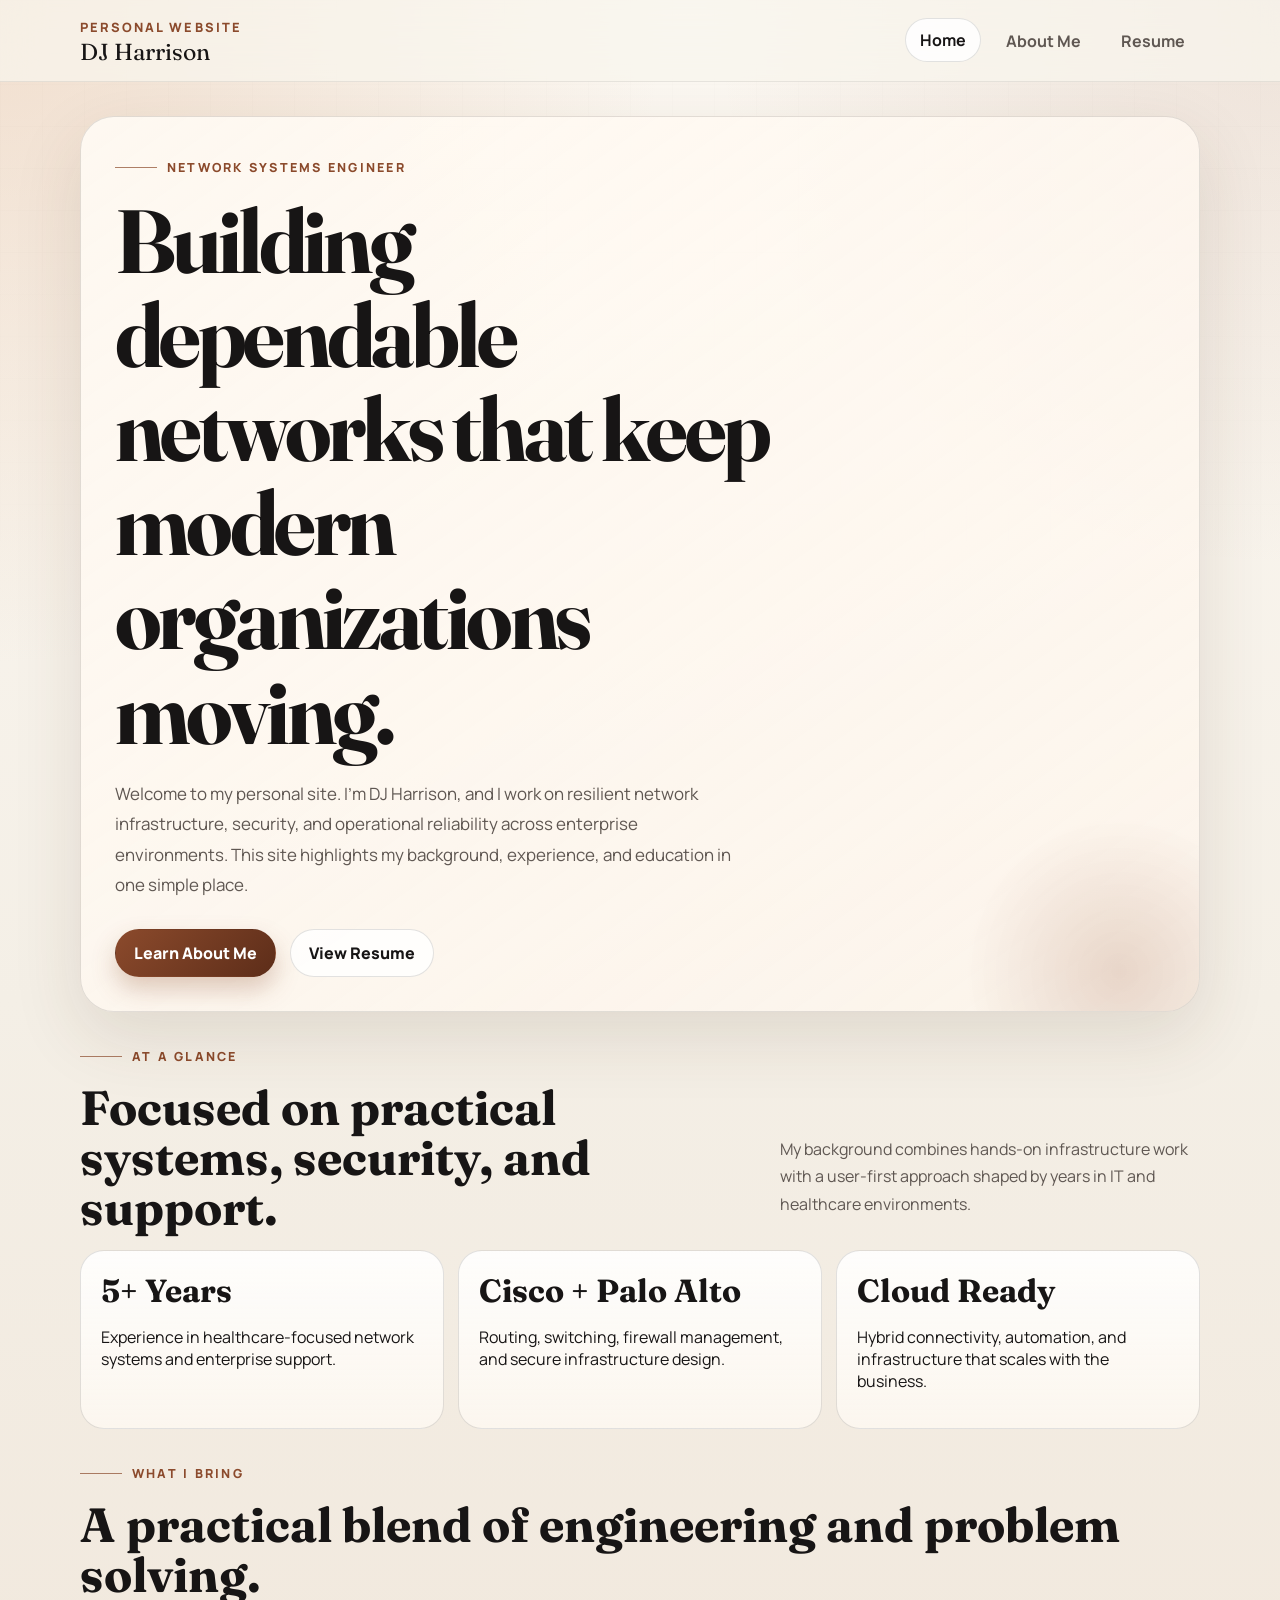
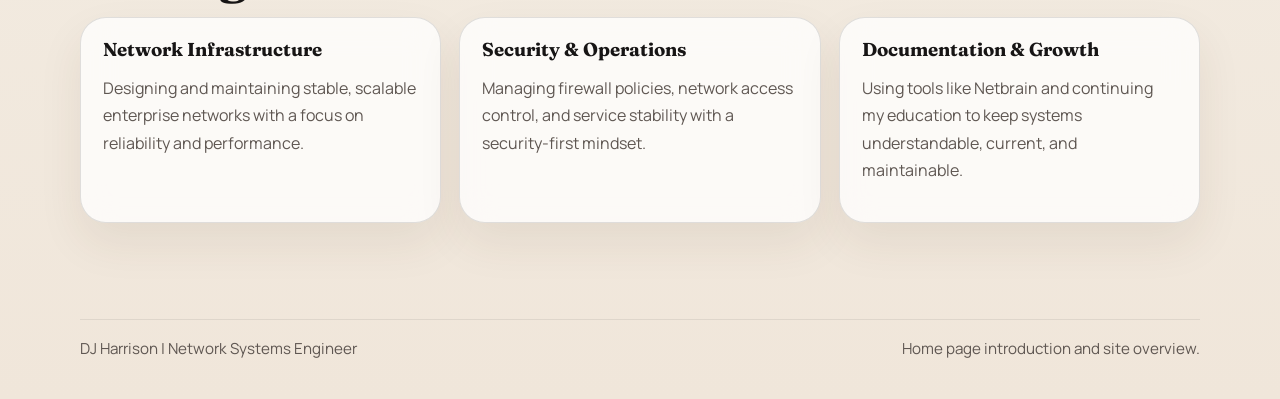
<file: index.html>
<!doctype html>
<html lang="en">
  <head>
    <meta charset="utf-8" />
    <meta name="viewport" content="width=device-width, initial-scale=1" />
    <title>DJ Harrison | Personal Website</title>
    <meta
      name="description"
      content="DJ Harrison's personal website featuring an introduction, background, and resume in a clean multi-page layout."
    />
    <link rel="icon" type="image/svg+xml" href="favicon.svg" />
    <link rel="stylesheet" href="styles.css" />
  </head>
  <body>
    <header class="site-header">
      <div class="site-shell site-header__inner">
        <a class="brand" href="index.html">
          <span class="brand__eyebrow">Personal Website</span>
          <span class="brand__name">DJ Harrison</span>
        </a>
        <nav class="nav" aria-label="Primary">
          <a href="index.html" aria-current="page">Home</a>
          <a href="about.html">About Me</a>
          <a href="resume.html">Resume</a>
        </nav>
      </div>
    </header>

    <main>
      <div class="site-shell">
        <section class="hero">
          <p class="eyebrow">Network Systems Engineer</p>
          <h1>Building dependable networks that keep modern organizations moving.</h1>
          <p class="lede">
            Welcome to my personal site. I’m DJ Harrison, and I work on resilient network infrastructure,
            security, and operational reliability across enterprise environments. This site highlights my background,
            experience, and education in one simple place.
          </p>
          <div class="hero__actions">
            <a class="button button--primary" href="about.html">Learn About Me</a>
            <a class="button button--secondary" href="resume.html">View Resume</a>
          </div>
        </section>

        <section class="section">
          <div class="section__head">
            <div>
              <p class="eyebrow">At a Glance</p>
              <h2 class="section__title">Focused on practical systems, security, and support.</h2>
            </div>
            <p class="section__note">
              My background combines hands-on infrastructure work with a user-first approach shaped by years in IT and healthcare environments.
            </p>
          </div>

          <div class="stats">
            <article class="stat">
              <strong>5+ Years</strong>
              <p>Experience in healthcare-focused network systems and enterprise support.</p>
            </article>
            <article class="stat">
              <strong>Cisco + Palo Alto</strong>
              <p>Routing, switching, firewall management, and secure infrastructure design.</p>
            </article>
            <article class="stat">
              <strong>Cloud Ready</strong>
              <p>Hybrid connectivity, automation, and infrastructure that scales with the business.</p>
            </article>
          </div>
        </section>

        <section class="section">
          <div class="section__head">
            <div>
              <p class="eyebrow">What I Bring</p>
              <h2 class="section__title">A practical blend of engineering and problem solving.</h2>
            </div>
          </div>

          <div class="grid grid--three">
            <article class="card">
              <h3>Network Infrastructure</h3>
              <p>Designing and maintaining stable, scalable enterprise networks with a focus on reliability and performance.</p>
            </article>
            <article class="card">
              <h3>Security &amp; Operations</h3>
              <p>Managing firewall policies, network access control, and service stability with a security-first mindset.</p>
            </article>
            <article class="card">
              <h3>Documentation &amp; Growth</h3>
              <p>Using tools like Netbrain and continuing my education to keep systems understandable, current, and maintainable.</p>
            </article>
          </div>
        </section>
      </div>
    </main>

    <footer class="footer">
      <div class="site-shell footer__bar">
        <span>DJ Harrison | Network Systems Engineer</span>
        <span>Home page introduction and site overview.</span>
      </div>
    </footer>
  </body>
</html>
</file>
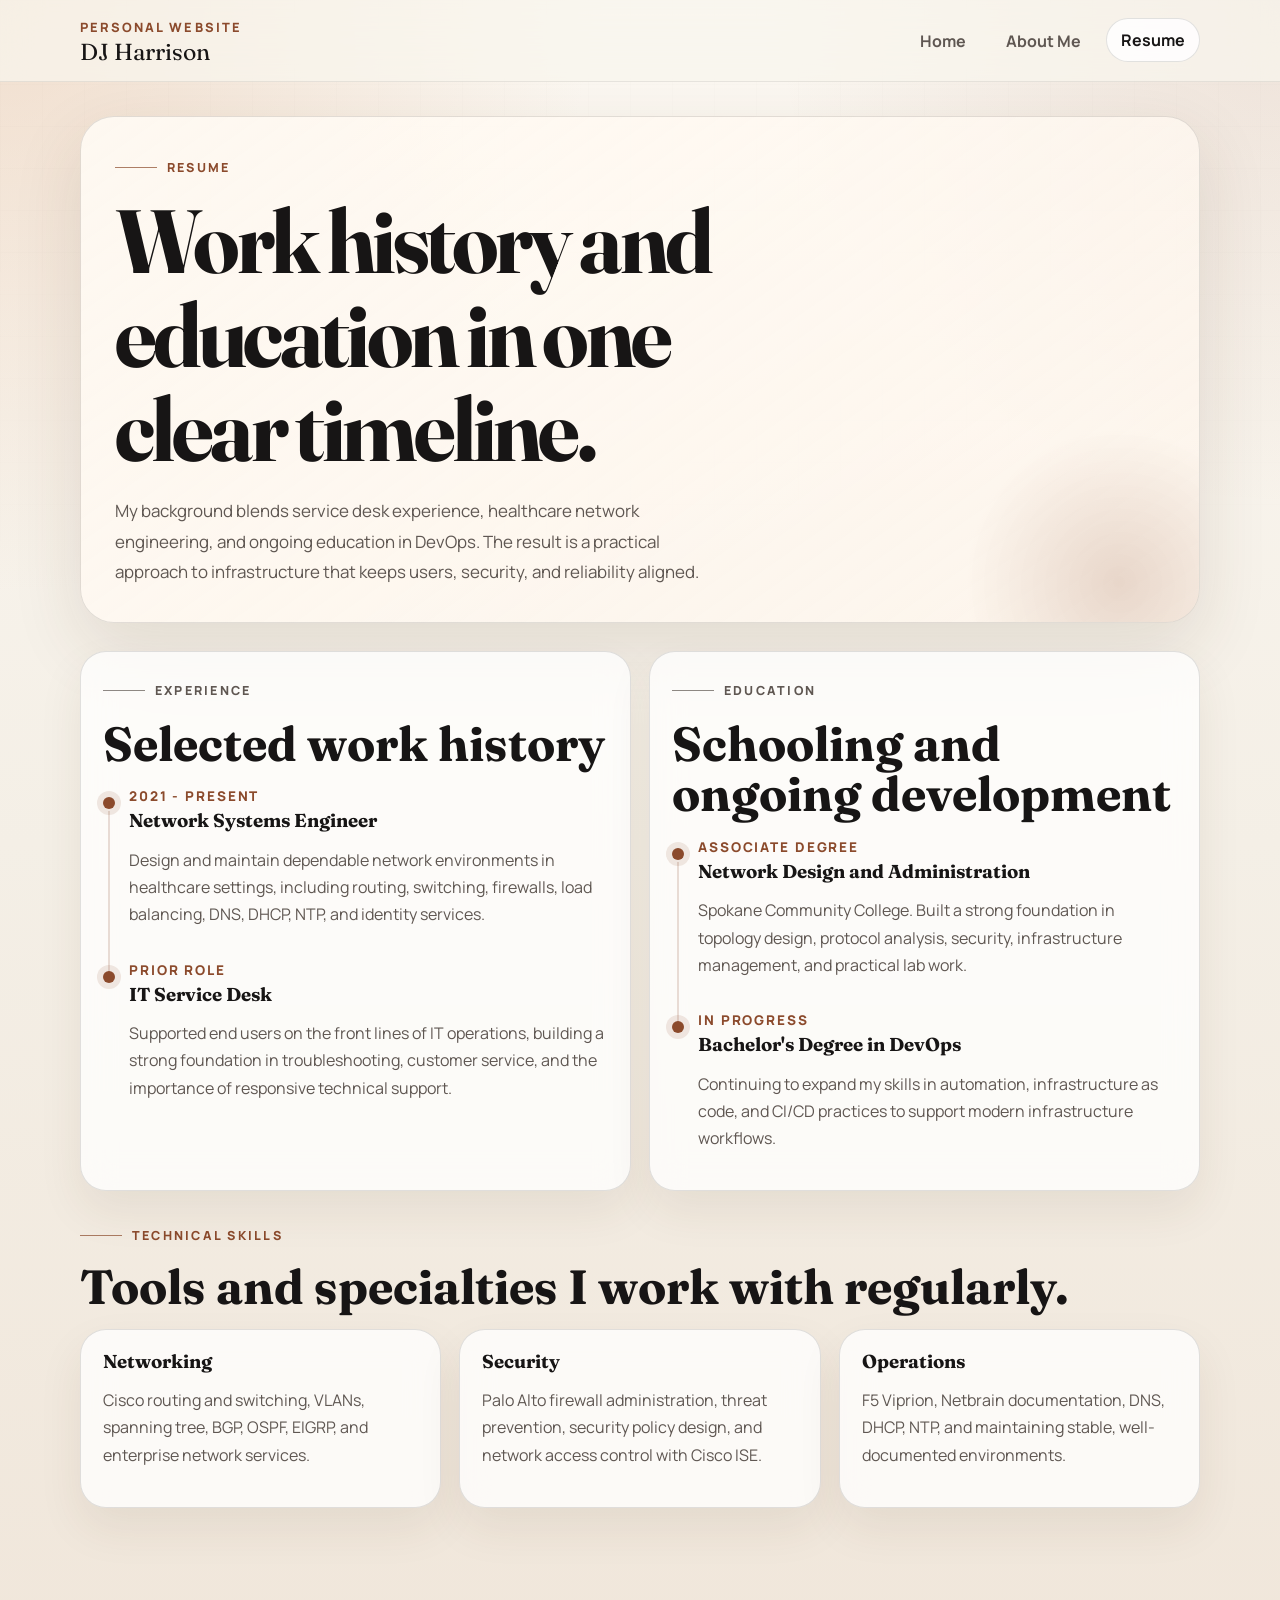
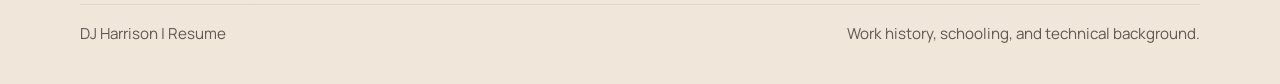
<file: resume.html>
<!doctype html>
<html lang="en">
  <head>
    <meta charset="utf-8" />
    <meta name="viewport" content="width=device-width, initial-scale=1" />
    <title>Resume | DJ Harrison</title>
    <meta
      name="description"
      content="Resume page for DJ Harrison covering work history, schooling, and selected technical skills."
    />
    <link rel="icon" type="image/svg+xml" href="favicon.svg" />
    <link rel="stylesheet" href="styles.css" />
  </head>
  <body>
    <header class="site-header">
      <div class="site-shell site-header__inner">
        <a class="brand" href="index.html">
          <span class="brand__eyebrow">Personal Website</span>
          <span class="brand__name">DJ Harrison</span>
        </a>
        <nav class="nav" aria-label="Primary">
          <a href="index.html">Home</a>
          <a href="about.html">About Me</a>
          <a href="resume.html" aria-current="page">Resume</a>
        </nav>
      </div>
    </header>

    <main>
      <div class="site-shell">
        <section class="hero">
          <p class="eyebrow">Resume</p>
          <h1>Work history and education in one clear timeline.</h1>
          <p class="lede">
            My background blends service desk experience, healthcare network engineering, and ongoing education in DevOps.
            The result is a practical approach to infrastructure that keeps users, security, and reliability aligned.
          </p>
        </section>

        <section class="section grid grid--two">
          <article class="card">
            <p class="eyebrow">Experience</p>
            <h2 class="section__title">Selected work history</h2>
            <div class="timeline" style="margin-top: 18px;">
              <div class="timeline__item">
                <div class="timeline__meta">2021 - Present</div>
                <h3>Network Systems Engineer</h3>
                <p>
                  Design and maintain dependable network environments in healthcare settings, including routing,
                  switching, firewalls, load balancing, DNS, DHCP, NTP, and identity services.
                </p>
              </div>
              <div class="timeline__item">
                <div class="timeline__meta">Prior Role</div>
                <h3>IT Service Desk</h3>
                <p>
                  Supported end users on the front lines of IT operations, building a strong foundation in troubleshooting,
                  customer service, and the importance of responsive technical support.
                </p>
              </div>
            </div>
          </article>

          <article class="card">
            <p class="eyebrow">Education</p>
            <h2 class="section__title">Schooling and ongoing development</h2>
            <div class="timeline" style="margin-top: 18px;">
              <div class="timeline__item">
                <div class="timeline__meta">Associate Degree</div>
                <h3>Network Design and Administration</h3>
                <p>
                  Spokane Community College. Built a strong foundation in topology design, protocol analysis, security,
                  infrastructure management, and practical lab work.
                </p>
              </div>
              <div class="timeline__item">
                <div class="timeline__meta">In Progress</div>
                <h3>Bachelor's Degree in DevOps</h3>
                <p>
                  Continuing to expand my skills in automation, infrastructure as code, and CI/CD practices to support
                  modern infrastructure workflows.
                </p>
              </div>
            </div>
          </article>
        </section>

        <section class="section">
          <div class="section__head">
            <div>
              <p class="eyebrow">Technical Skills</p>
              <h2 class="section__title">Tools and specialties I work with regularly.</h2>
            </div>
          </div>

          <div class="grid grid--three">
            <article class="card">
              <h3>Networking</h3>
              <p>Cisco routing and switching, VLANs, spanning tree, BGP, OSPF, EIGRP, and enterprise network services.</p>
            </article>
            <article class="card">
              <h3>Security</h3>
              <p>Palo Alto firewall administration, threat prevention, security policy design, and network access control with Cisco ISE.</p>
            </article>
            <article class="card">
              <h3>Operations</h3>
              <p>F5 Viprion, Netbrain documentation, DNS, DHCP, NTP, and maintaining stable, well-documented environments.</p>
            </article>
          </div>
        </section>
      </div>
    </main>

    <footer class="footer">
      <div class="site-shell footer__bar">
        <span>DJ Harrison | Resume</span>
        <span>Work history, schooling, and technical background.</span>
      </div>
    </footer>
  </body>
</html>
</file>
<file: styles.css>
@import url('https://fonts.googleapis.com/css2?family=Fraunces:opsz,wght@9..144,500;9..144,700&family=Manrope:wght@400;500;600;700;800&display=swap');

:root {
  color-scheme: light;
  --bg: #f4efe6;
  --bg-alt: #f9f5ee;
  --surface: rgba(255, 255, 255, 0.76);
  --surface-strong: #fffaf3;
  --ink: #171515;
  --muted: #5f5752;
  --accent: #8b4a2c;
  --accent-soft: #ddb08d;
  --border: rgba(23, 21, 21, 0.12);
  --shadow: 0 24px 70px rgba(76, 49, 28, 0.12);
}

* {
  box-sizing: border-box;
}

html {
  scroll-behavior: smooth;
}

body {
  margin: 0;
  font-family: 'Manrope', sans-serif;
  color: var(--ink);
  background:
    radial-gradient(circle at top left, rgba(221, 176, 141, 0.35), transparent 28%),
    radial-gradient(circle at top right, rgba(139, 74, 44, 0.12), transparent 24%),
    linear-gradient(180deg, #fcf8f2 0%, var(--bg) 50%, #f0e6da 100%);
  min-height: 100vh;
}

body::before {
  content: '';
  position: fixed;
  inset: 0;
  pointer-events: none;
  background-image: linear-gradient(rgba(23, 21, 21, 0.02) 1px, transparent 1px), linear-gradient(90deg, rgba(23, 21, 21, 0.02) 1px, transparent 1px);
  background-size: 42px 42px;
  mask-image: linear-gradient(180deg, rgba(0, 0, 0, 0.5), transparent 75%);
}

a {
  color: inherit;
  text-decoration: none;
}

img {
  max-width: 100%;
  display: block;
}

.site-shell {
  width: min(1120px, calc(100% - 32px));
  margin: 0 auto;
}

.site-header {
  position: sticky;
  top: 0;
  z-index: 20;
  backdrop-filter: blur(20px);
  background: rgba(249, 245, 238, 0.72);
  border-bottom: 1px solid rgba(23, 21, 21, 0.08);
}

.site-header__inner {
  display: flex;
  align-items: center;
  justify-content: space-between;
  gap: 24px;
  padding: 18px 0;
}

.brand {
  display: grid;
  gap: 4px;
}

.brand__eyebrow {
  font-size: 0.8rem;
  letter-spacing: 0.16em;
  text-transform: uppercase;
  color: var(--accent);
  font-weight: 800;
}

.brand__name {
  font-family: 'Fraunces', serif;
  font-size: 1.45rem;
  line-height: 1;
}

.nav {
  display: flex;
  flex-wrap: wrap;
  gap: 10px;
}

.nav a {
  padding: 10px 14px;
  border-radius: 999px;
  border: 1px solid transparent;
  color: var(--muted);
  font-weight: 700;
  transition: transform 160ms ease, background-color 160ms ease, border-color 160ms ease, color 160ms ease;
}

.nav a:hover,
.nav a[aria-current='page'] {
  transform: translateY(-1px);
  color: var(--ink);
  background: rgba(255, 255, 255, 0.85);
  border-color: var(--border);
}

main {
  padding: 34px 0 72px;
}

.hero {
  position: relative;
  overflow: hidden;
  padding: 34px;
  border: 1px solid var(--border);
  border-radius: 34px;
  background: linear-gradient(145deg, rgba(255, 250, 243, 0.92), rgba(255, 246, 237, 0.7));
  box-shadow: var(--shadow);
}

.hero::after {
  content: '';
  position: absolute;
  inset: auto -80px -120px auto;
  width: 320px;
  height: 320px;
  border-radius: 50%;
  background: radial-gradient(circle, rgba(139, 74, 44, 0.18), transparent 68%);
}

.eyebrow {
  display: inline-flex;
  align-items: center;
  gap: 10px;
  margin: 0 0 18px;
  color: var(--accent);
  text-transform: uppercase;
  letter-spacing: 0.18em;
  font-size: 0.78rem;
  font-weight: 800;
}

.eyebrow::before {
  content: '';
  width: 42px;
  height: 1px;
  background: currentColor;
  opacity: 0.7;
}

h1,
h2,
h3,
h4 {
  margin: 0;
  font-family: 'Fraunces', serif;
  line-height: 1.05;
}

.hero h1 {
  max-width: 12ch;
  font-size: clamp(3rem, 7vw, 5.8rem);
  letter-spacing: -0.04em;
}

.lede {
  max-width: 62ch;
  margin: 20px 0 0;
  color: var(--muted);
  font-size: 1.06rem;
  line-height: 1.8;
}

.hero__actions {
  display: flex;
  flex-wrap: wrap;
  gap: 14px;
  margin-top: 28px;
}

.button {
  display: inline-flex;
  align-items: center;
  justify-content: center;
  gap: 10px;
  min-height: 48px;
  padding: 0 18px;
  border-radius: 999px;
  border: 1px solid transparent;
  font-weight: 800;
  transition: transform 160ms ease, box-shadow 160ms ease, border-color 160ms ease, background-color 160ms ease;
}

.button:hover {
  transform: translateY(-1px);
}

.button--primary {
  color: #fff;
  background: linear-gradient(135deg, var(--accent), #5d2d19);
  box-shadow: 0 12px 24px rgba(139, 74, 44, 0.28);
}

.button--secondary {
  color: var(--ink);
  background: rgba(255, 255, 255, 0.82);
  border-color: var(--border);
}

.section {
  margin-top: 28px;
}

.section__head {
  display: flex;
  align-items: end;
  justify-content: space-between;
  gap: 18px;
  margin-bottom: 16px;
}

.section__title {
  font-size: clamp(1.8rem, 4vw, 3rem);
}

.section__note {
  max-width: 42ch;
  color: var(--muted);
  line-height: 1.7;
}

.grid {
  display: grid;
  gap: 18px;
}

.grid--three {
  grid-template-columns: repeat(3, minmax(0, 1fr));
}

.grid--two {
  grid-template-columns: repeat(2, minmax(0, 1fr));
}

.card {
  padding: 22px;
  border-radius: 26px;
  border: 1px solid var(--border);
  background: var(--surface);
  backdrop-filter: blur(16px);
  box-shadow: 0 20px 45px rgba(76, 49, 28, 0.08);
}

.card h3,
.card h4 {
  margin-bottom: 10px;
}

.card p,
.card li {
  color: var(--muted);
  line-height: 1.7;
}

.pill-row {
  display: flex;
  flex-wrap: wrap;
  gap: 10px;
  margin-top: 16px;
}

.pill {
  display: inline-flex;
  align-items: center;
  min-height: 36px;
  padding: 0 14px;
  border-radius: 999px;
  background: rgba(139, 74, 44, 0.08);
  border: 1px solid rgba(139, 74, 44, 0.16);
  color: var(--accent);
  font-weight: 700;
  font-size: 0.92rem;
}

.stats {
  display: grid;
  grid-template-columns: repeat(3, minmax(0, 1fr));
  gap: 14px;
}

.stat {
  padding: 20px;
  border-radius: 24px;
  background: linear-gradient(180deg, rgba(255, 255, 255, 0.88), rgba(255, 250, 243, 0.74));
  border: 1px solid var(--border);
}

.stat strong {
  display: block;
  font-family: 'Fraunces', serif;
  font-size: 2rem;
  margin-bottom: 6px;
}

.timeline {
  display: grid;
  gap: 16px;
}

.timeline__item {
  position: relative;
  padding-left: 26px;
}

.timeline__item::before {
  content: '';
  position: absolute;
  left: 0;
  top: 10px;
  width: 12px;
  height: 12px;
  border-radius: 50%;
  background: var(--accent);
  box-shadow: 0 0 0 6px rgba(139, 74, 44, 0.12);
}

.timeline__item::after {
  content: '';
  position: absolute;
  left: 5px;
  top: 24px;
  width: 2px;
  height: calc(100% + 8px);
  background: rgba(139, 74, 44, 0.18);
}

.timeline__item:last-child::after {
  display: none;
}

.timeline__meta {
  margin-bottom: 6px;
  color: var(--accent);
  font-size: 0.84rem;
  font-weight: 800;
  letter-spacing: 0.14em;
  text-transform: uppercase;
}

.portrait {
  border-radius: 28px;
  overflow: hidden;
  aspect-ratio: 4 / 5;
  background: linear-gradient(160deg, rgba(139, 74, 44, 0.16), rgba(255, 255, 255, 0.85));
  border: 1px solid var(--border);
}

.portrait img {
  width: 100%;
  height: 100%;
  object-fit: cover;
}

.footer {
  padding: 24px 0 40px;
  color: var(--muted);
  font-size: 0.95rem;
}

.footer__bar {
  display: flex;
  flex-wrap: wrap;
  align-items: center;
  justify-content: space-between;
  gap: 12px;
  padding-top: 18px;
  border-top: 1px solid rgba(23, 21, 21, 0.08);
}

@media (max-width: 900px) {
  .site-header__inner,
  .section__head,
  .footer__bar {
    align-items: start;
    flex-direction: column;
  }

  .grid--three,
  .grid--two,
  .stats {
    grid-template-columns: 1fr;
  }

  .hero {
    padding: 24px;
  }

  .hero h1 {
    max-width: 100%;
  }
}

@media (max-width: 640px) {
  .site-shell {
    width: min(100% - 20px, 1120px);
  }

  main {
    padding-top: 18px;
  }

  .hero {
    border-radius: 24px;
  }

  .card {
    border-radius: 22px;
  }
}
</file>
